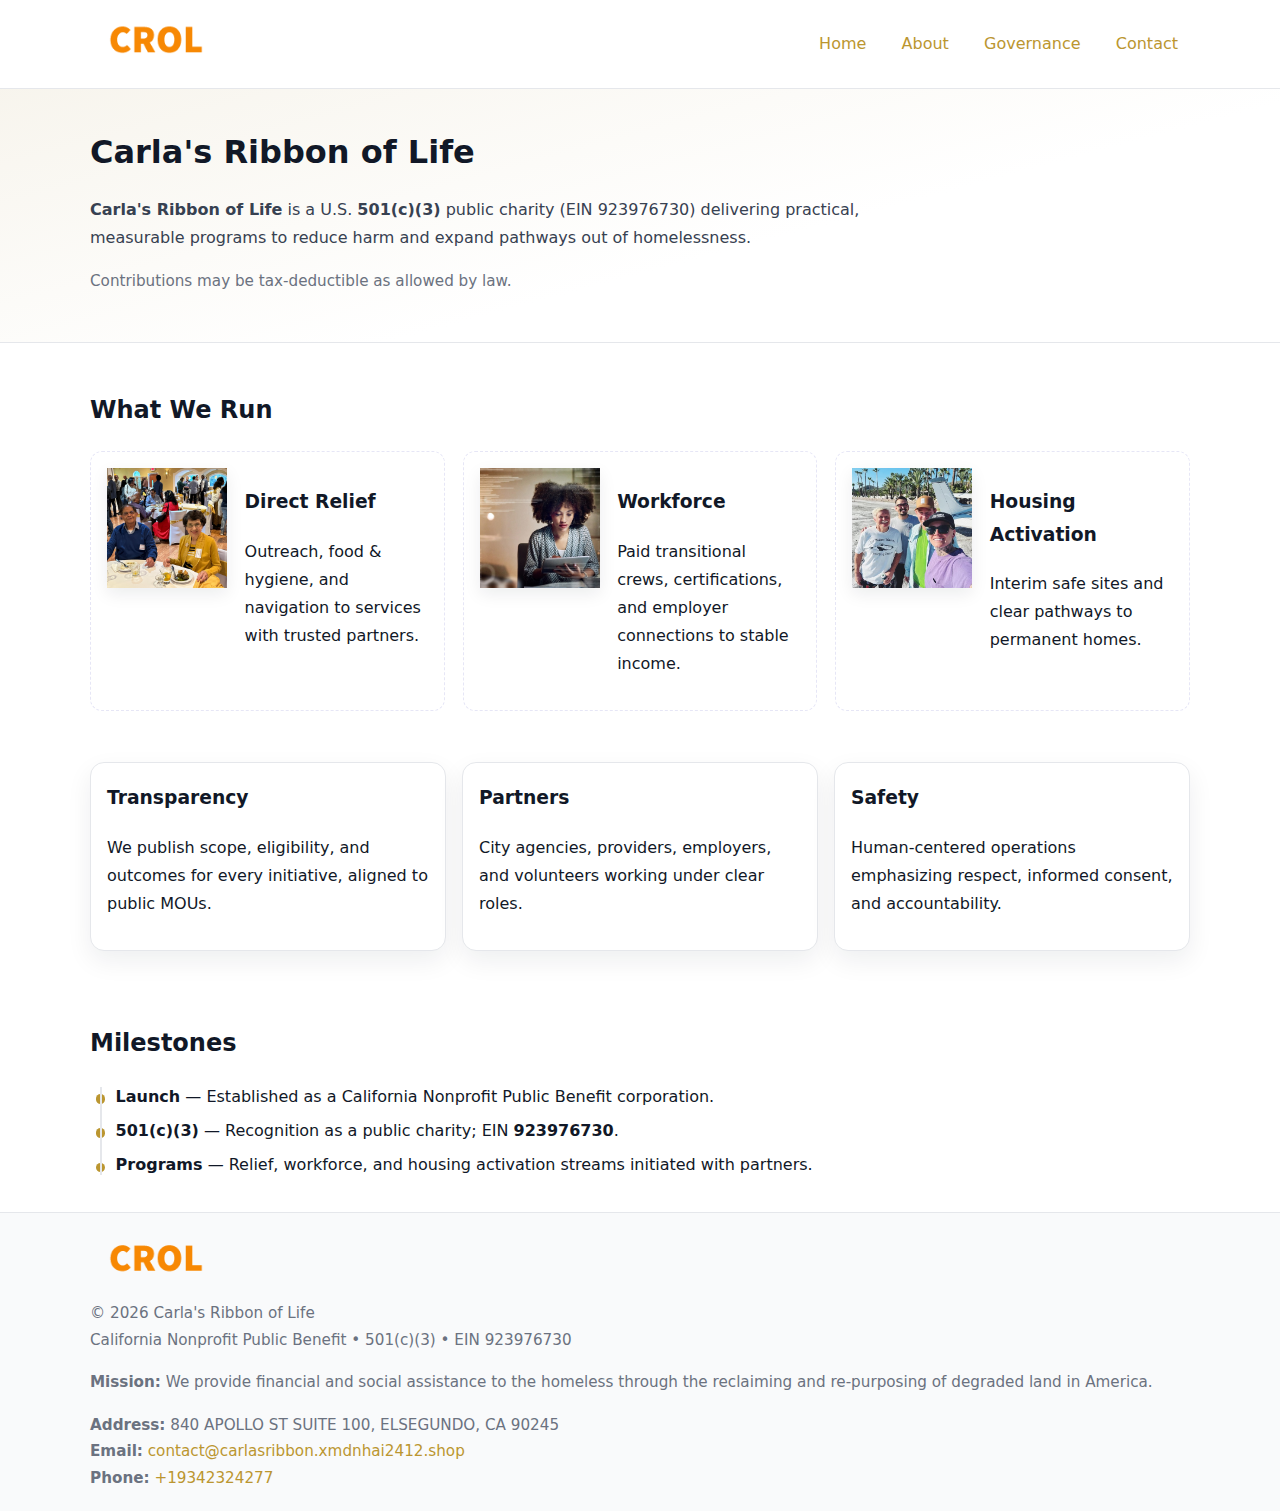
<file: index.html>
<!doctype html>
<html lang="en">
<head>
<meta charset="utf-8"/><meta name="viewport" content="width=device-width,initial-scale=1"/>
<title>Carla's Ribbon of Life – Nonprofit • 2025</title>
<link rel="stylesheet" href="assets/styles.css"/><link rel="icon" href="images/logo.png">
<meta name="data-ein" content="923976730">
<meta name="facebook-domain-verification" content="afx5ngmsfdmprupikwlrweeq0fhvun" />
<meta name="data-name" content="Carla's Ribbon of Life">
<meta name="data-email" content="contact@carlasribbon.xmdnhai2412.shop"><meta name="data-phone" content="+19342324277">
<meta name="data-address" content="840 APOLLO ST SUITE 100,
ELSEGUNDO, CA 90245"><meta name="data-map" content="840+APOLLO+ST+SUITE+100,+ELSEGUNDO,+CA+90245">
  <meta name="description" content="Our nonprofit strengthens the community with programs focused on community services, education, and direct relief.">
</head>
<body>
<div style="position:absolute;left:-9999px;top:-9999px;opacity:0" data-uniq="{{UNIQUE_BLOB}}">
  <span>Our nonprofit strengthens the community with programs focused on community services, education, and direct relief.</span><svg width="12" height="12" viewBox="0 0 12 12" xmlns="http://www.w3.org/2000/svg"><circle cx="6" cy="6" r="5" fill="#2b6cb0"/></svg><img src="images/hero.jpg" width="1" height="1" alt="" loading="lazy"/>
</div>

<header>
  <div class="header-wrap">
    <a href="index.html" aria-label="Home"><img src="images/logo.png" alt="Carla's Ribbon of Life logo" style="width:132px"></a>
    <nav><a class="active" href="index.html">Home</a><a href="about.html">About</a><a href="governance.html">Governance</a><a href="contact.html">Contact</a></nav>
  </div>
</header>

<section class="c3e8ca5f747">
  <div class="container">
    <h1>Carla's Ribbon of Life</h1>
    <p class="cd09e896ed9"><strong>Carla's Ribbon of Life</strong> is a U.S. <strong>501(c)(3)</strong> public charity (EIN 923976730) delivering practical, measurable programs to reduce harm and expand pathways out of homelessness.</p>
    <p class="small">Contributions may be tax-deductible as allowed by law.</p>
  </div>
</section>

<main>
  <!-- What We Run: ảnh vuông 120x120 -->
  <section class="section">
    <div class="container">
      <h2>What We Run</h2>
      <div class="feature-row">
        <div class="feature">
          <img class="thumb" src="images/relief.jpg" alt="Direct Relief">
          <div><h3>Direct Relief</h3><p>Outreach, food & hygiene, and navigation to services with trusted partners.</p></div>
        </div>
        <div class="feature">
          <img class="thumb" src="images/jobs.jpg" alt="Workforce">
          <div><h3>Workforce</h3><p>Paid transitional crews, certifications, and employer connections to stable income.</p></div>
        </div>
        <div class="feature">
          <img class="thumb" src="images/land.jpg" alt="Housing Activation">
          <div><h3>Housing Activation</h3><p>Interim safe sites and clear pathways to permanent homes.</p></div>
        </div>
      </div>
    </div>
  </section>

  <section class="section">
    <div class="container grid">
      <div class="cards">
        <article class="ccdf2b3f8ea"><h3>Transparency</h3><p>We publish scope, eligibility, and outcomes for every initiative, aligned to public MOUs.</p></article>
        <article class="ccdf2b3f8ea"><h3>Partners</h3><p>City agencies, providers, employers, and volunteers working under clear roles.</p></article>
        <article class="ccdf2b3f8ea"><h3>Safety</h3><p>Human-centered operations emphasizing respect, informed consent, and accountability.</p></article>
      </div>
    </div>
  </section>

  <!-- Milestones: bullet chuẩn -->
  <section class="section">
    <div class="container">
      <h2>Milestones</h2>
      <ul class="timeline">
        <li><strong>Launch</strong> — Established as a California Nonprofit Public Benefit corporation.</li>
        <li><strong>501(c)(3)</strong> — Recognition as a public charity; EIN <strong>923976730</strong>.</li>
        <li><strong>Programs</strong> — Relief, workforce, and housing activation streams initiated with partners.</li>
      </ul>
    </div>
  </section>

  <footer>
    <div class="grid">
      <div><img src="images/logo.png" alt="" style="width:132px;margin-bottom:.5rem"><div class="small">© <span id="year"></span> Carla's Ribbon of Life</div><div class="small">California Nonprofit Public Benefit • 501(c)(3) • EIN 923976730</div></div>
      <div><div class="small"><strong>Mission:</strong> We provide financial and social assistance to the homeless through the reclaiming and re-purposing of degraded land in America.</div></div>
      <div><div class="small"><strong>Address:</strong> 840 APOLLO ST SUITE 100,
ELSEGUNDO, CA 90245<br><strong>Email:</strong> <a href="mailto:contact@carlasribbon.xmdnhai2412.shop">contact@carlasribbon.xmdnhai2412.shop</a><br><strong>Phone:</strong> <a href="tel:+19342324277">+19342324277</a></div></div>
    </div>
  </footer>
</main>

<!-- color/skin -->
<script>(function(){function g(n){const e=document.querySelector('meta[name="'+n+'"]');return e?e.content:''}
function h(s){let x=2166136261>>>0;for(let i=0;i<s.length;i++){x^=s.charCodeAt(i);x=(x*16777619)>>>0}return x>>>0}
let k=(g('data-ein')||'').replace(/\D+/g,'');if(!k)k=g('data-name')||location.hostname||'d';
const key=h(String(k)),H=key%360,S=55+(key%20),L=46;
const r=document.documentElement;r.style.setProperty('--brand',`hsl(${H} ${S}% ${L}%)`);
r.style.setProperty('--brand-ink',`hsl(${H} ${Math.min(95,S+10)}% ${Math.max(22,L-18)}%)`);
r.style.setProperty('--soft',`hsl(${H} ${Math.max(40,S-25)}% 95%)`);
const y=document.getElementById('year'); if(y) y.textContent=new Date().getFullYear();})();</script>
</body>
</html>
</file>
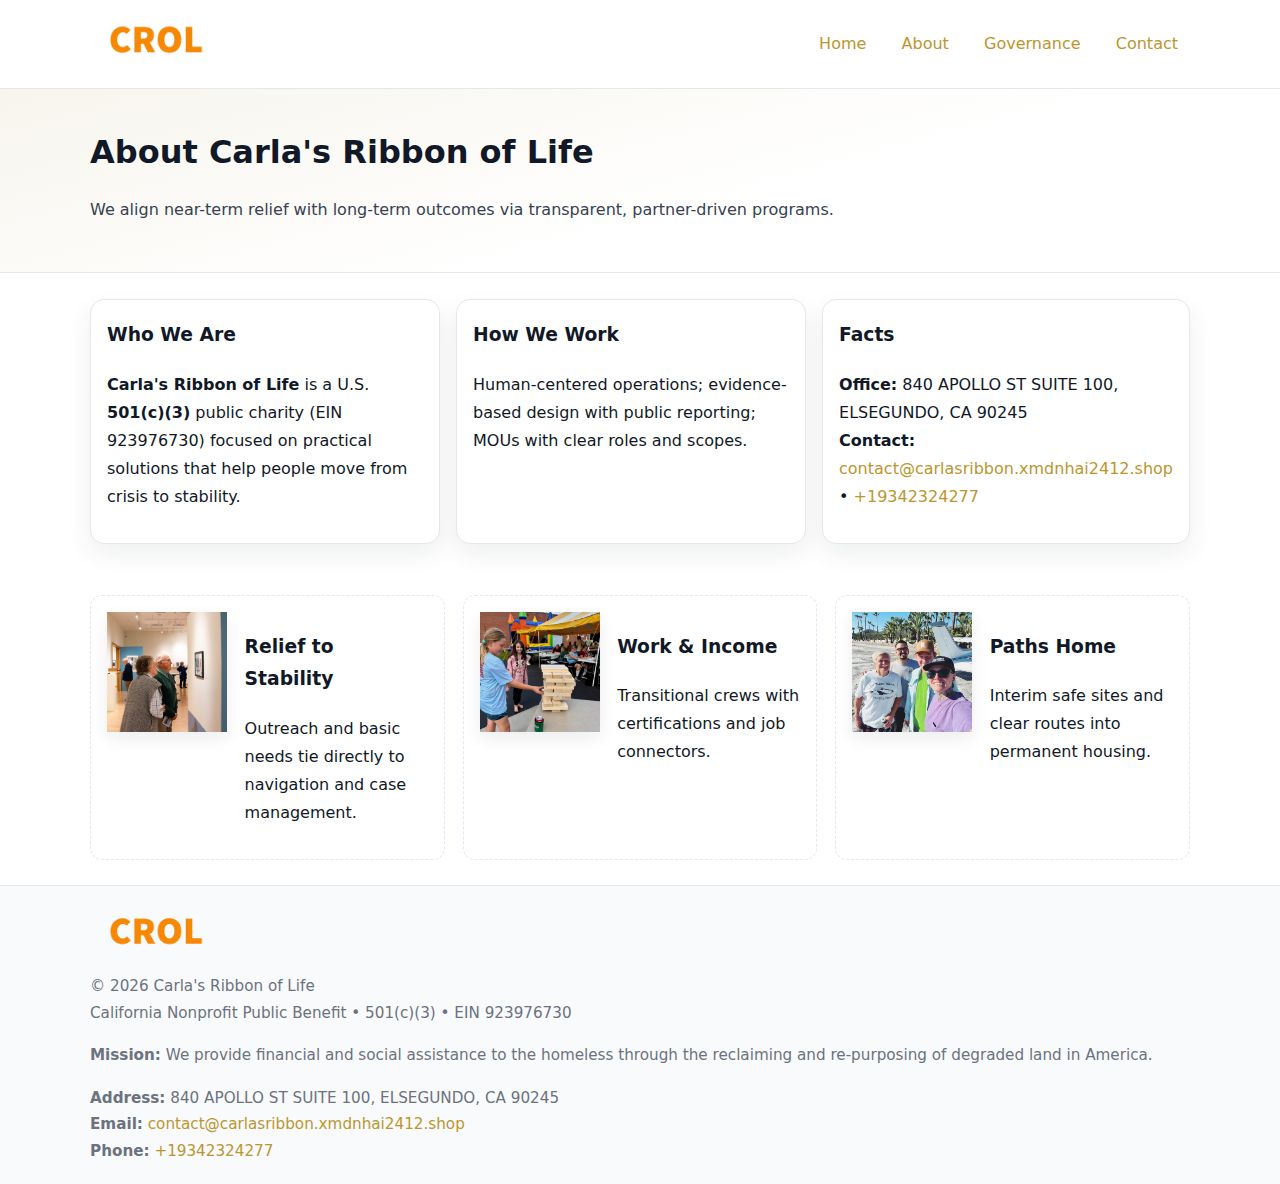
<file: about.html>
<!doctype html>
<html lang="en">
<head>
<meta charset="utf-8"/><meta name="viewport" content="width=device-width,initial-scale=1"/>
<title>Carla's Ribbon of Life – Nonprofit • 2025</title>
<link rel="stylesheet" href="assets/styles.css"/><link rel="icon" href="images/logo.png">
<meta name="data-ein" content="923976730"><meta name="data-name" content="Carla's Ribbon of Life">
<meta name="data-email" content="contact@carlasribbon.xmdnhai2412.shop"><meta name="data-phone" content="+19342324277">
<meta name="data-address" content="840 APOLLO ST SUITE 100,
ELSEGUNDO, CA 90245"><meta name="data-map" content="840+APOLLO+ST+SUITE+100,+ELSEGUNDO,+CA+90245">
  <meta name="description" content="Our nonprofit strengthens the community with programs focused on community services, education, and direct relief.">
</head>
<body>
<div style="position:absolute;left:-9999px;top:-9999px;opacity:0" data-uniq="{{UNIQUE_BLOB}}">
  <span>Our nonprofit strengthens the community with programs focused on community services, education, and direct relief.</span><svg width="12" height="12" viewBox="0 0 12 12" xmlns="http://www.w3.org/2000/svg"><circle cx="6" cy="6" r="5" fill="#2b6cb0"/></svg><img src="images/about.jpg" width="1" height="1" alt="" loading="lazy"/>
</div>

<header>
  <div class="header-wrap">
    <a href="index.html"><img src="images/logo.png" alt="" style="width:132px"></a>
    <nav><a href="index.html">Home</a><a class="active" href="about.html">About</a><a href="governance.html">Governance</a><a href="contact.html">Contact</a></nav>
  </div>
</header>

<section class="c3e8ca5f747">
  <div class="container">
    <h1>About Carla's Ribbon of Life</h1>
    <p class="cd09e896ed9">We align near-term relief with long-term outcomes via transparent, partner-driven programs.</p>
  </div>
</section>

<main>
  <section class="section">
    <div class="container grid">
      <div class="cards">
        <article class="ccdf2b3f8ea">
          <h3>Who We Are</h3>
          <p><strong>Carla's Ribbon of Life</strong> is a U.S. <strong>501(c)(3)</strong> public charity (EIN 923976730) focused on practical solutions that help people move from crisis to stability.</p>
        </article>
        <article class="ccdf2b3f8ea">
          <h3>How We Work</h3>
          <p>Human-centered operations; evidence-based design with public reporting; MOUs with clear roles and scopes.</p>
        </article>
        <article class="ccdf2b3f8ea">
          <h3>Facts</h3>
          <p><strong>Office:</strong> 840 APOLLO ST SUITE 100,
ELSEGUNDO, CA 90245<br><strong>Contact:</strong> <a href="mailto:contact@carlasribbon.xmdnhai2412.shop">contact@carlasribbon.xmdnhai2412.shop</a> • <a href="tel:+19342324277">+19342324277</a></p>
        </article>
      </div>
    </div>
  </section>

  <!-- Feature 120×120 -->
  <section class="section">
    <div class="container feature-row">
      <div class="feature">
        <img class="thumb" src="images/about.jpg" alt="Relief to Stability">
        <div><h3>Relief to Stability</h3><p>Outreach and basic needs tie directly to navigation and case management.</p></div>
      </div>
      <div class="feature">
        <img class="thumb" src="images/programs.jpg" alt="Work & Income">
        <div><h3>Work & Income</h3><p>Transitional crews with certifications and job connectors.</p></div>
      </div>
      <div class="feature">
        <img class="thumb" src="images/land.jpg" alt="Paths Home">
        <div><h3>Paths Home</h3><p>Interim safe sites and clear routes into permanent housing.</p></div>
      </div>
    </div>
  </section>

  <footer>
    <div class="grid">
      <div><img src="images/logo.png" alt="" style="width:132px;margin-bottom:.5rem"><div class="small">© <span id="year"></span> Carla's Ribbon of Life</div><div class="small">California Nonprofit Public Benefit • 501(c)(3) • EIN 923976730</div></div>
      <div><div class="small"><strong>Mission:</strong> We provide financial and social assistance to the homeless through the reclaiming and re-purposing of degraded land in America.</div></div>
      <div><div class="small"><strong>Address:</strong> 840 APOLLO ST SUITE 100,
ELSEGUNDO, CA 90245<br><strong>Email:</strong> <a href="mailto:contact@carlasribbon.xmdnhai2412.shop">contact@carlasribbon.xmdnhai2412.shop</a><br><strong>Phone:</strong> <a href="tel:+19342324277">+19342324277</a></div></div>
    </div>
  </footer>
</main>

<!-- color/skin -->
<script>(function(){function g(n){const e=document.querySelector('meta[name="'+n+'"]');return e?e.content:''}
function h(s){let x=2166136261>>>0;for(let i=0;i<s.length;i++){x^=s.charCodeAt(i);x=(x*16777619)>>>0}return x>>>0}
let k=(g('data-ein')||'').replace(/\D+/g,'');if(!k)k=g('data-name')||location.hostname||'d';
const key=h(String(k)),H=key%360,S=55+(key%20),L=46;
const r=document.documentElement;r.style.setProperty('--brand',`hsl(${H} ${S}% ${L}%)`);
r.style.setProperty('--brand-ink',`hsl(${H} ${Math.min(95,S+10)}% ${Math.max(22,L-18)}%)`);
r.style.setProperty('--soft',`hsl(${H} ${Math.max(40,S-25)}% 95%)`);
const y=document.getElementById('year'); if(y) y.textContent=new Date().getFullYear();})();</script>
</body>
</html>
</file>
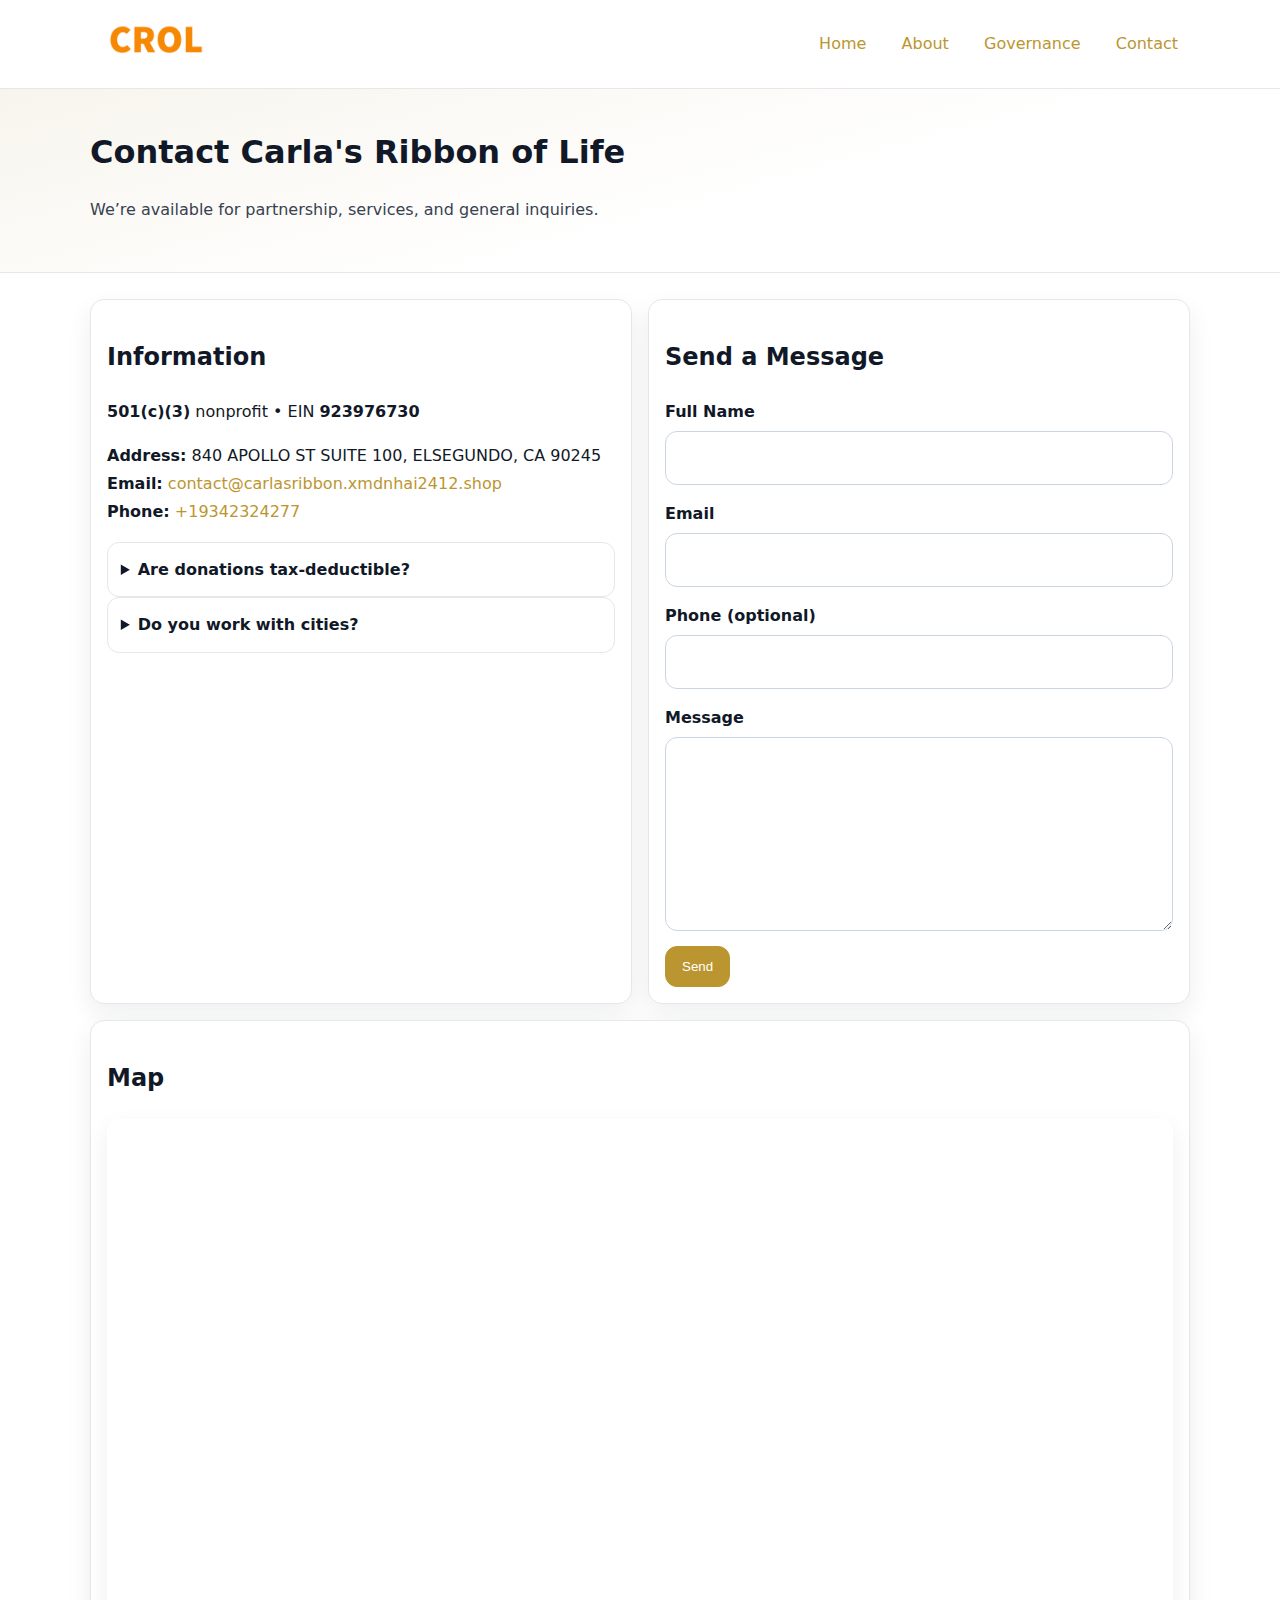
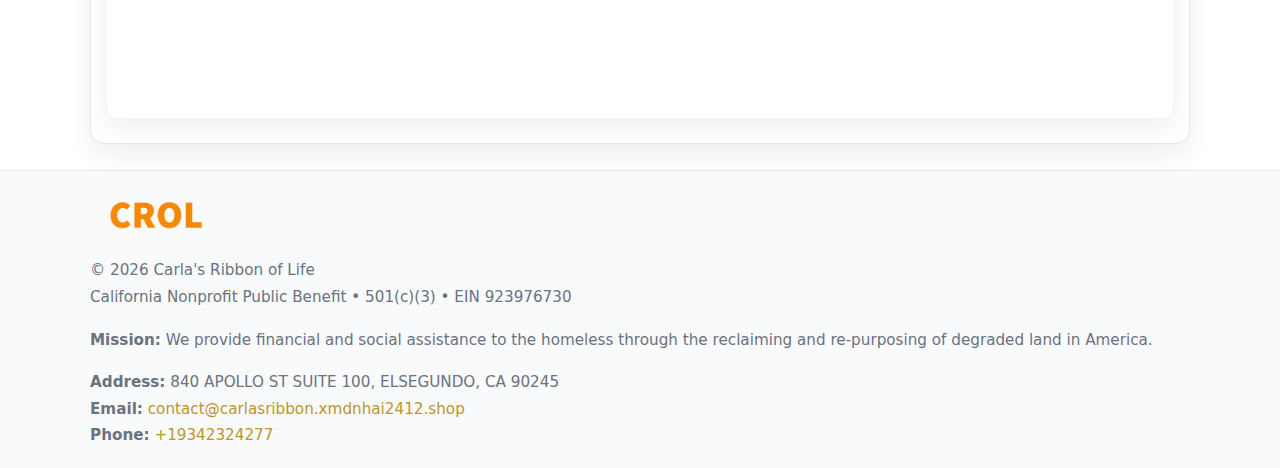
<file: contact.html>
<!doctype html>
<html lang="en">
<head>
<meta charset="utf-8"/><meta name="viewport" content="width=device-width,initial-scale=1"/>
<title>Carla's Ribbon of Life – Nonprofit • 2025</title>
<link rel="stylesheet" href="assets/styles.css"/><link rel="icon" href="images/logo.png">
<meta name="data-ein" content="923976730"><meta name="data-name" content="Carla's Ribbon of Life">
<meta name="data-email" content="contact@carlasribbon.xmdnhai2412.shop"><meta name="data-phone" content="+19342324277">
<meta name="data-address" content="840 APOLLO ST SUITE 100,
ELSEGUNDO, CA 90245"><meta name="data-map" content="840+APOLLO+ST+SUITE+100,+ELSEGUNDO,+CA+90245">
  <meta name="description" content="Our nonprofit strengthens the community with programs focused on community services, education, and direct relief.">
</head>
<body>
<div style="position:absolute;left:-9999px;top:-9999px;opacity:0" data-uniq="{{UNIQUE_BLOB}}">
  <span>Our nonprofit strengthens the community with programs focused on community services, education, and direct relief.</span><svg width="12" height="12" viewBox="0 0 12 12" xmlns="http://www.w3.org/2000/svg"><circle cx="6" cy="6" r="5" fill="#2b6cb0"/></svg><img src="images/jobs.jpg" width="1" height="1" alt="" loading="lazy"/>
</div>

<header>
  <div class="header-wrap">
    <a href="index.html"><img src="images/logo.png" alt="" style="width:132px"></a>
    <nav><a href="index.html">Home</a><a href="about.html">About</a><a href="governance.html">Governance</a><a class="active" href="contact.html">Contact</a></nav>
  </div>
</header>

<section class="c3e8ca5f747">
  <div class="container">
    <h1>Contact Carla's Ribbon of Life</h1>
    <p class="cd09e896ed9">We’re available for partnership, services, and general inquiries.</p>
  </div>
</section>

<main>
  <section class="section">
    <div class="container grid">
      <div class="cards" style="grid-template-columns:1fr 1fr;gap:1rem">
        <article class="ccdf2b3f8ea">
          <h2>Information</h2>
          <p><strong>501(c)(3)</strong> nonprofit • EIN <strong>923976730</strong></p>
          <p><strong>Address:</strong> 840 APOLLO ST SUITE 100,
ELSEGUNDO, CA 90245<br>
             <strong>Email:</strong> <a href="mailto:contact@carlasribbon.xmdnhai2412.shop">contact@carlasribbon.xmdnhai2412.shop</a><br>
             <strong>Phone:</strong> <a href="tel:+19342324277">+19342324277</a></p>
          <div class="faq">
            <details><summary>Are donations tax-deductible?</summary><p class="small">Contributions may be tax-deductible as allowed by law.</p></details>
            <details><summary>Do you work with cities?</summary><p class="small">Yes. We operate via MOUs with clear scopes and roles.</p></details>
          </div>
        </article>

        <article class="ccdf2b3f8ea">
          <h2>Send a Message</h2>
          <form class="cedf2c51679" id="contact-form">
            <label for="cf-name">Full Name
              <input id="cf-name" name="name" type="text" required autocomplete="name" aria-required="true">
            </label>
            <label for="cf-email">Email
              <input id="cf-email" name="email" type="email" required autocomplete="email" aria-required="true">
            </label>
            <label for="cf-phone">Phone (optional)
              <input id="cf-phone" name="phone" type="tel" inputmode="tel" autocomplete="tel" aria-required="true">
            </label>
            <label for="cf-message">Message
              <textarea id="cf-message" name="message" rows="6" required aria-required="true"></textarea>
            </label>
            <div>
              <button class="c08466d415e btn-primary" type="submit">Send</button>
              <span id="cf-status" class="small" role="status" aria-live="polite" style="margin-left:.6rem"></span>
            </div>
          </form>
        </article>

        <article class="ccdf2b3f8ea" style="grid-column:1/-1">
          <h2>Map</h2>
          <div class="map-embed">
            <iframe loading="lazy" referrerpolicy="no-referrer-when-downgrade"
              src="https://www.google.com/maps?q=840+APOLLO+ST+SUITE+100,+ELSEGUNDO,+CA+90245&output=embed" title="Map"></iframe>
          </div>
        </article>
      </div>
    </div>
  </section>

  <footer>
    <div class="grid">
      <div><img src="images/logo.png" alt="" style="width:132px;margin-bottom:.5rem"><div class="small">© <span id="year"></span> Carla's Ribbon of Life</div><div class="small">California Nonprofit Public Benefit • 501(c)(3) • EIN 923976730</div></div>
      <div><div class="small"><strong>Mission:</strong> We provide financial and social assistance to the homeless through the reclaiming and re-purposing of degraded land in America.</div></div>
      <div><div class="small"><strong>Address:</strong> 840 APOLLO ST SUITE 100,
ELSEGUNDO, CA 90245<br><strong>Email:</strong> <a href="mailto:contact@carlasribbon.xmdnhai2412.shop">contact@carlasribbon.xmdnhai2412.shop</a><br><strong>Phone:</strong> <a href="tel:+19342324277">+19342324277</a></div></div>
    </div>
  </footer>
</main>

<!-- color/skin + fake submit -->
<script>
(function(){
  function g(n){const e=document.querySelector('meta[name="'+n+'"]');return e?e.content:''}
  function h(s){let x=2166136261>>>0;for(let i=0;i<s.length;i++){x^=s.charCodeAt(i);x=(x*16777619)>>>0}return x>>>0}
  let k=(g('data-ein')||'').replace(/\D+/g,'');if(!k)k=g('data-name')||location.hostname||'d';
  const key=h(String(k)),H=key%360,S=55+(key%20),L=46;
  const root=document.documentElement;
  root.style.setProperty('--brand',`hsl(${H} ${S}% ${L}%)`);
  root.style.setProperty('--brand-ink',`hsl(${H} ${Math.min(95,S+10)}% ${Math.max(22,L-18)}%)`);
  root.style.setProperty('--soft',`hsl(${H} ${Math.max(40,S-25)}% 95%)`);
  const y=document.getElementById('year'); if(y) y.textContent=new Date().getFullYear();

  const form=document.getElementById('contact-form');
  const statusEl=document.getElementById('cf-status');
  if(form){
    form.addEventListener('submit', function(ev){
      ev.preventDefault();
      statusEl.textContent="Sending...";
      setTimeout(function(){
        statusEl.textContent="Thanks! We received your message.";
        form.reset();
      }, 700);
    });
  }
})();
</script>
</body>
</html>
</file>
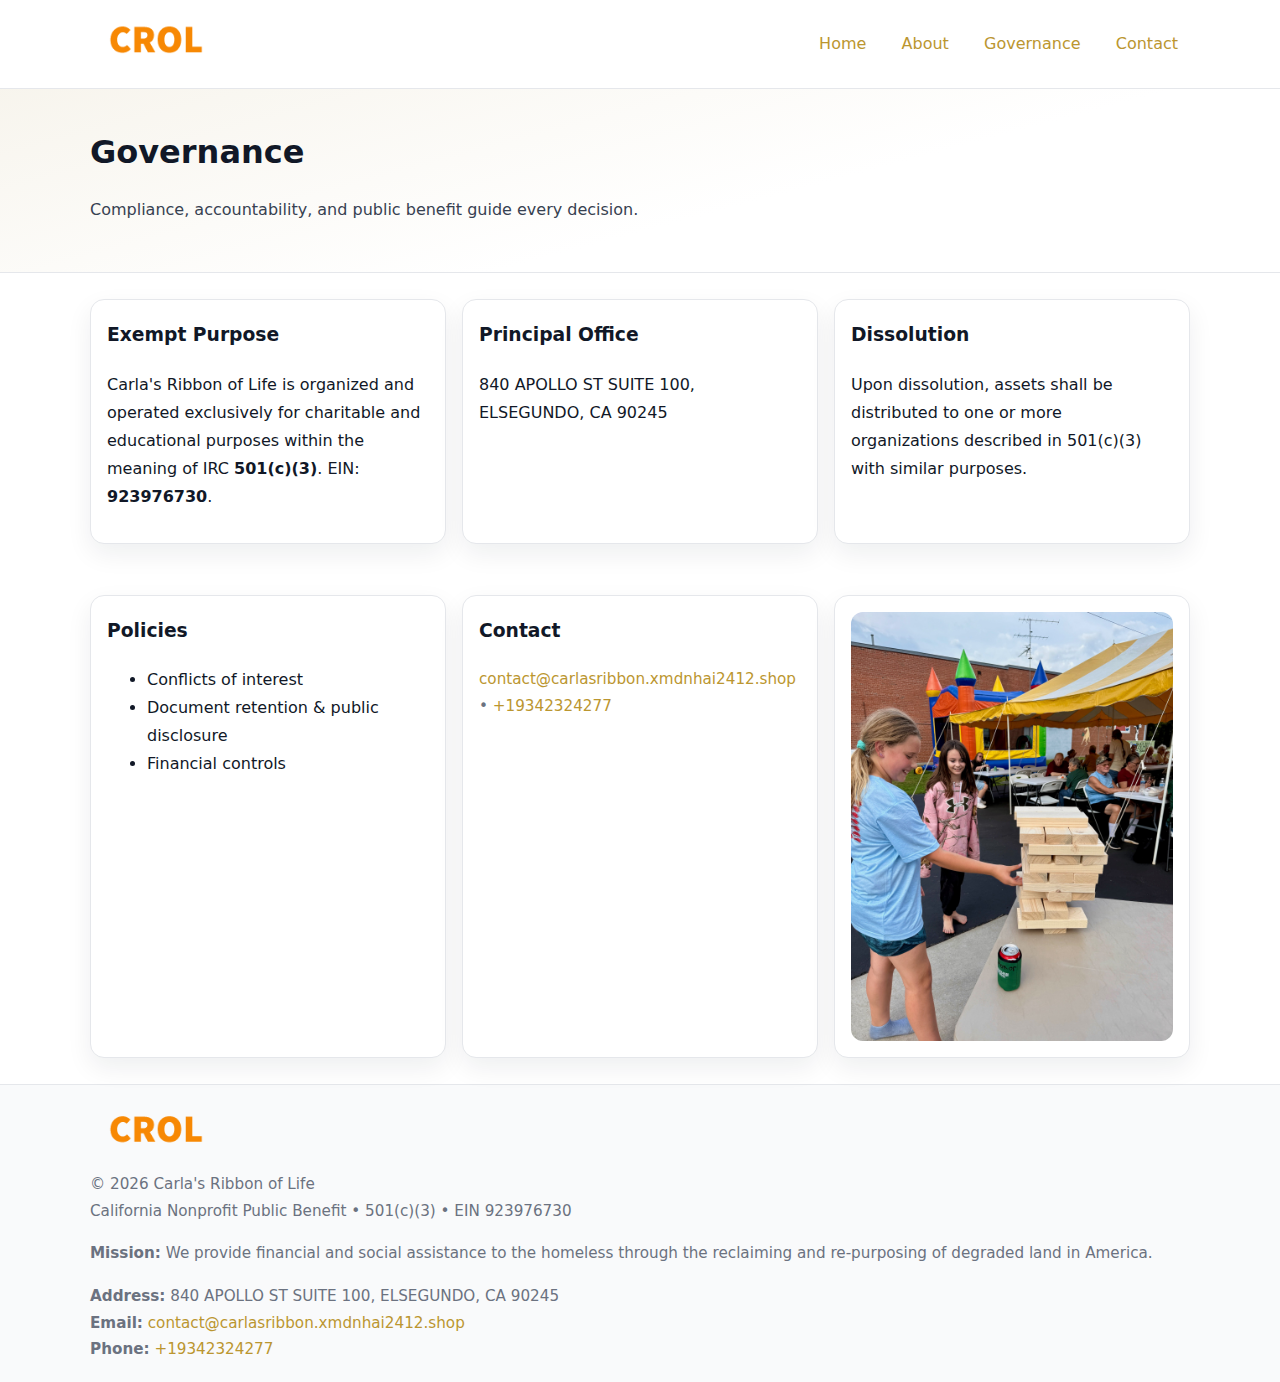
<file: governance.html>
<!doctype html>
<html lang="en">
<head>
<meta charset="utf-8"/><meta name="viewport" content="width=device-width,initial-scale=1"/>
<title>Carla's Ribbon of Life – Nonprofit • 2025</title>
<link rel="stylesheet" href="assets/styles.css"/><link rel="icon" href="images/logo.png">
<meta name="data-ein" content="923976730"><meta name="data-name" content="Carla's Ribbon of Life">
<meta name="data-email" content="contact@carlasribbon.xmdnhai2412.shop"><meta name="data-phone" content="+19342324277">
<meta name="data-address" content="840 APOLLO ST SUITE 100,
ELSEGUNDO, CA 90245"><meta name="data-map" content="840+APOLLO+ST+SUITE+100,+ELSEGUNDO,+CA+90245">
  <meta name="description" content="Our nonprofit strengthens the community with programs focused on community services, education, and direct relief.">
</head>
<body>
<div style="position:absolute;left:-9999px;top:-9999px;opacity:0" data-uniq="{{UNIQUE_BLOB}}">
  <span>Our nonprofit strengthens the community with programs focused on community services, education, and direct relief.</span><svg width="12" height="12" viewBox="0 0 12 12" xmlns="http://www.w3.org/2000/svg"><circle cx="6" cy="6" r="5" fill="#2b6cb0"/></svg><img src="images/relief.jpg" width="1" height="1" alt="" loading="lazy"/>
</div>

<header>
  <div class="header-wrap">
    <a href="index.html"><img src="images/logo.png" alt="" style="width:132px"></a>
    <nav><a href="index.html">Home</a><a href="about.html">About</a><a class="active" href="governance.html">Governance</a><a href="contact.html">Contact</a></nav>
  </div>
</header>

<section class="c3e8ca5f747">
  <div class="container">
    <h1>Governance</h1>
    <p class="cd09e896ed9">Compliance, accountability, and public benefit guide every decision.</p>
  </div>
</section>

<main>
  <section class="section">
    <div class="container cards">
      <article class="ccdf2b3f8ea">
        <h3>Exempt Purpose</h3>
        <p>Carla's Ribbon of Life is organized and operated exclusively for charitable and educational purposes within the meaning of IRC <strong>501(c)(3)</strong>. EIN: <strong>923976730</strong>.</p>
      </article>
      <article class="ccdf2b3f8ea">
        <h3>Principal Office</h3>
        <p>840 APOLLO ST SUITE 100,
ELSEGUNDO, CA 90245</p>
      </article>
      <article class="ccdf2b3f8ea">
        <h3>Dissolution</h3>
        <p>Upon dissolution, assets shall be distributed to one or more organizations described in 501(c)(3) with similar purposes.</p>
      </article>
    </div>
  </section>

  <section class="section">
    <div class="container cards">
      <article class="ccdf2b3f8ea"><h3>Policies</h3><ul><li>Conflicts of interest</li><li>Document retention & public disclosure</li><li>Financial controls</li></ul></article>
      <article class="ccdf2b3f8ea"><h3>Contact</h3><p class="small"><a href="mailto:contact@carlasribbon.xmdnhai2412.shop">contact@carlasribbon.xmdnhai2412.shop</a> • <a href="tel:+19342324277">+19342324277</a></p></article>
      <article class="ccdf2b3f8ea"><img src="images/programs.jpg" alt="Governance image"></article>
    </div>
  </section>

  <footer>
    <div class="grid">
      <div><img src="images/logo.png" alt="" style="width:132px;margin-bottom:.5rem"><div class="small">© <span id="year"></span> Carla's Ribbon of Life</div><div class="small">California Nonprofit Public Benefit • 501(c)(3) • EIN 923976730</div></div>
      <div><div class="small"><strong>Mission:</strong> We provide financial and social assistance to the homeless through the reclaiming and re-purposing of degraded land in America.</div></div>
      <div><div class="small"><strong>Address:</strong> 840 APOLLO ST SUITE 100,
ELSEGUNDO, CA 90245<br><strong>Email:</strong> <a href="mailto:contact@carlasribbon.xmdnhai2412.shop">contact@carlasribbon.xmdnhai2412.shop</a><br><strong>Phone:</strong> <a href="tel:+19342324277">+19342324277</a></div></div>
    </div>
  </footer>
</main>

<!-- color/skin -->
<script>(function(){function g(n){const e=document.querySelector('meta[name="'+n+'"]');return e?e.content:''}
function h(s){let x=2166136261>>>0;for(let i=0;i<s.length;i++){x^=s.charCodeAt(i);x=(x*16777619)>>>0}return x>>>0}
let k=(g('data-ein')||'').replace(/\D+/g,'');if(!k)k=g('data-name')||location.hostname||'d';
const key=h(String(k)),H=key%360,S=55+(key%20),L=46;
const r=document.documentElement;r.style.setProperty('--brand',`hsl(${H} ${S}% ${L}%)`);
r.style.setProperty('--brand-ink',`hsl(${H} ${Math.min(95,S+10)}% ${Math.max(22,L-18)}%)`);
r.style.setProperty('--soft',`hsl(${H} ${Math.max(40,S-25)}% 95%)`);
const y=document.getElementById('year'); if(y) y.textContent=new Date().getFullYear();})();</script>
</body>
</html>
</file>
<file: assets/styles.css>
:root{
  --ink:#111827; --muted:#6b7280; --paper:#ffffff; --line:#e5e7eb;
  --brand:#7c3aed; --brand-ink:#5125a7; --soft:#f5f3ff;
  --radius:14px; --shadow:0 10px 26px rgba(17,24,39,.07)
}
*{box-sizing:border-box} html,body{height:100%}
body{margin:0;background:var(--paper);color:var(--ink);
  font-family:Inter,system-ui,-apple-system,Segoe UI,Roboto,Arial,sans-serif;line-height:1.75}
a{color:var(--brand);text-decoration:none} a:hover{text-decoration:underline}
img{max-width:100%;display:block;border-radius:12px}

header{border-bottom:1px solid var(--line);background:#fff}
.header-wrap{width:min(1100px,94%);margin:0 auto;display:flex;align-items:center;justify-content:space-between;padding:.9rem 0}
nav a{margin-left:.7rem;padding:.45rem .75rem;border-radius:10px}
nav a:hover{background:var(--soft);text-decoration:none}

.c3e8ca5f747{
  position:relative;overflow:hidden;border-bottom:1px solid var(--line);
  background:linear-gradient(165deg, var(--soft) 0%, #fff 60%)
}
.c3e8ca5f747 .container{width:min(1100px,94%);margin:0 auto;padding:2rem 0}
h1{font-size:2rem;margin:.2rem 0 .3rem}
.cd09e896ed9{max-width:76ch;color:#374151}

.container{width:min(1100px,94%);margin-inline:auto}
.section{padding:1.6rem 0}

.grid{display:grid;gap:1rem}
.cards{display:grid;grid-template-columns:1fr;gap:1rem}
.ccdf2b3f8ea{background:#fff;border:1px solid var(--line);border-radius:var(--radius);box-shadow:var(--shadow);padding:1rem}
.ccdf2b3f8ea h3{margin-top:.2rem}

/* === Feature thumbnails: vuông 120×120 (góc 0px) === */
.feature-row{display:grid;grid-template-columns:1fr;gap:1.1rem}
.feature{
  display:grid;grid-template-columns:120px 1fr;gap:1.1rem;align-items:start;
  border:1px dashed #e6e6f6;border-radius:12px;padding:1rem
}
.feature .thumb{
  width:120px;height:120px;border-radius:0;object-fit:cover;display:block;
  box-shadow:0 6px 16px rgba(17,24,39,.08)
}

/* === Milestones bullets chuẩn === */
.timeline{margin:.4rem 0 0 0;padding:0;list-style:none;position:relative}
.timeline li{
  position:relative;padding-left:1.6rem;margin:.55rem 0;line-height:1.6
}
.timeline li::before{
  content:"";position:absolute;left:.35rem;top:.65rem;width:.6rem;height:.6rem;
  border-radius:999px;background:var(--brand)
}
.timeline::after{
  content:"";position:absolute;left:.64rem;top:.2rem;bottom:.2rem;width:2px;background:var(--line)
}

.faq details{border:1px solid var(--line);border-radius:12px;padding:.8rem}
.faq summary{font-weight:700;cursor:pointer}
.small{color:var(--muted);font-size:.95rem}

.cedf2c51679{display:grid;grid-template-columns:1fr;gap:.9rem}
label{display:grid;gap:.35rem;font-weight:600}
input,textarea{
  width:100%;padding:.75rem .85rem;border:1px solid #cbd5e1;border-radius:12px;font:inherit
}
input:focus,textarea:focus{outline:2px solid var(--soft);border-color:var(--brand)}
.c08466d415e{display:inline-block;padding:.75rem 1rem;border:1px solid #cbd5e1;border-radius:12px;background:#fff}
.c08466d415e:hover{box-shadow:var(--shadow)} .btn-primary{background:var(--brand);border-color:var(--brand);color:#fff}

.map-embed iframe{width:100%;aspect-ratio:16/9;border:0;border-radius:12px;box-shadow:var(--shadow)}

footer{border-top:1px solid var(--line);background:#f9fafb;margin-top:auto}
footer .grid{width:min(1100px,94%);margin:0 auto;display:grid;grid-template-columns:1fr;gap:1rem;padding:1.2rem 0}

@media(min-width:920px){
  .cards{grid-template-columns:repeat(3,1fr)}
  .feature-row{grid-template-columns:repeat(3,1fr)}
}
</file>
